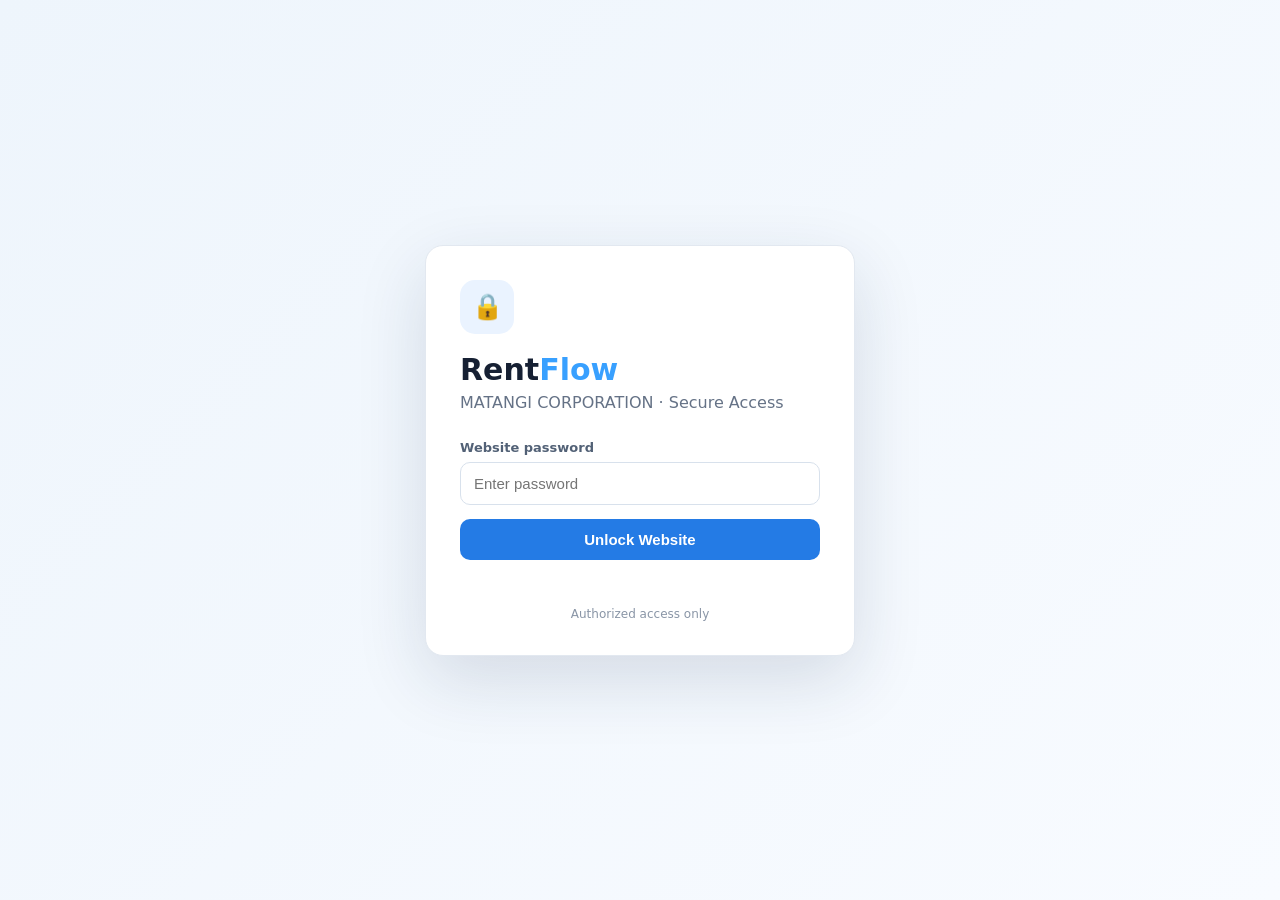
<file: index.html>
<!DOCTYPE html><html lang="en"><head><meta charset="UTF-8"><meta name="viewport" content="width=device-width,initial-scale=1"><title>RentFlow — Secure Access</title><style>:root{--blue:#247be5;--ink:#162033;--muted:#657286;--line:#e2e8f0}*{box-sizing:border-box}body{margin:0;font-family:Inter,system-ui,sans-serif;background:linear-gradient(135deg,#eef5fc,#f8fbff);color:var(--ink);min-height:100vh;display:flex;align-items:center;justify-content:center}.gate{width:min(430px,calc(100% - 32px));background:#fff;border:1px solid var(--line);border-radius:18px;box-shadow:0 24px 70px rgba(23,43,77,.14);padding:34px}.logo{font-size:30px;font-weight:850}.logo span{color:#38a0ff}.sub{color:var(--muted);margin:6px 0 28px}.lock{width:54px;height:54px;border-radius:15px;background:#eaf3ff;display:grid;place-items:center;font-size:25px;margin-bottom:18px}.field{display:flex;flex-direction:column;gap:7px}.field label{font-size:13px;font-weight:700;color:#526176}.field input{border:1px solid #d8e1ec;border-radius:10px;padding:12px 13px;font-size:15px;outline:none}.btn{width:100%;border:0;border-radius:10px;padding:12px 14px;background:var(--blue);color:#fff;font-weight:750;font-size:15px;margin-top:14px;cursor:pointer}.error{min-height:20px;color:#c33448;font-size:13px;margin-top:9px}.hint{font-size:12px;color:#8995a6;text-align:center;margin-top:18px}</style></head><body><div class="gate"><div class="lock">🔒</div><div class="logo">Rent<span>Flow</span></div><div class="sub">MATANGI CORPORATION · Secure Access</div><form id="loginForm"><div class="field"><label for="password">Website password</label><input id="password" type="password" autocomplete="current-password" placeholder="Enter password" autofocus></div><button class="btn" type="submit">Unlock Website</button><div class="error" id="error"></div></form><div class="hint">Authorized access only</div></div><script>const PASSWORD_HASH='6aaeff93c268b256572b6117f11eb8f88d1ef0403e60ac911ff5b5877b660f28',SESSION_KEY='rentflow_authenticated';async function sha256(v){let d=await crypto.subtle.digest('SHA-256',new TextEncoder().encode(v));return[...new Uint8Array(d)].map(b=>b.toString(16).padStart(2,'0')).join('')}function loadApp(){window.location.href='enhanced.html'}if(sessionStorage.getItem(SESSION_KEY)==='1')loadApp();loginForm.addEventListener('submit',async e=>{e.preventDefault();error.textContent='';if(await sha256(password.value)===PASSWORD_HASH){sessionStorage.setItem(SESSION_KEY,'1');loadApp()}else{error.textContent='Incorrect password. Please try again.';password.select()}});</script></body></html>
</file>
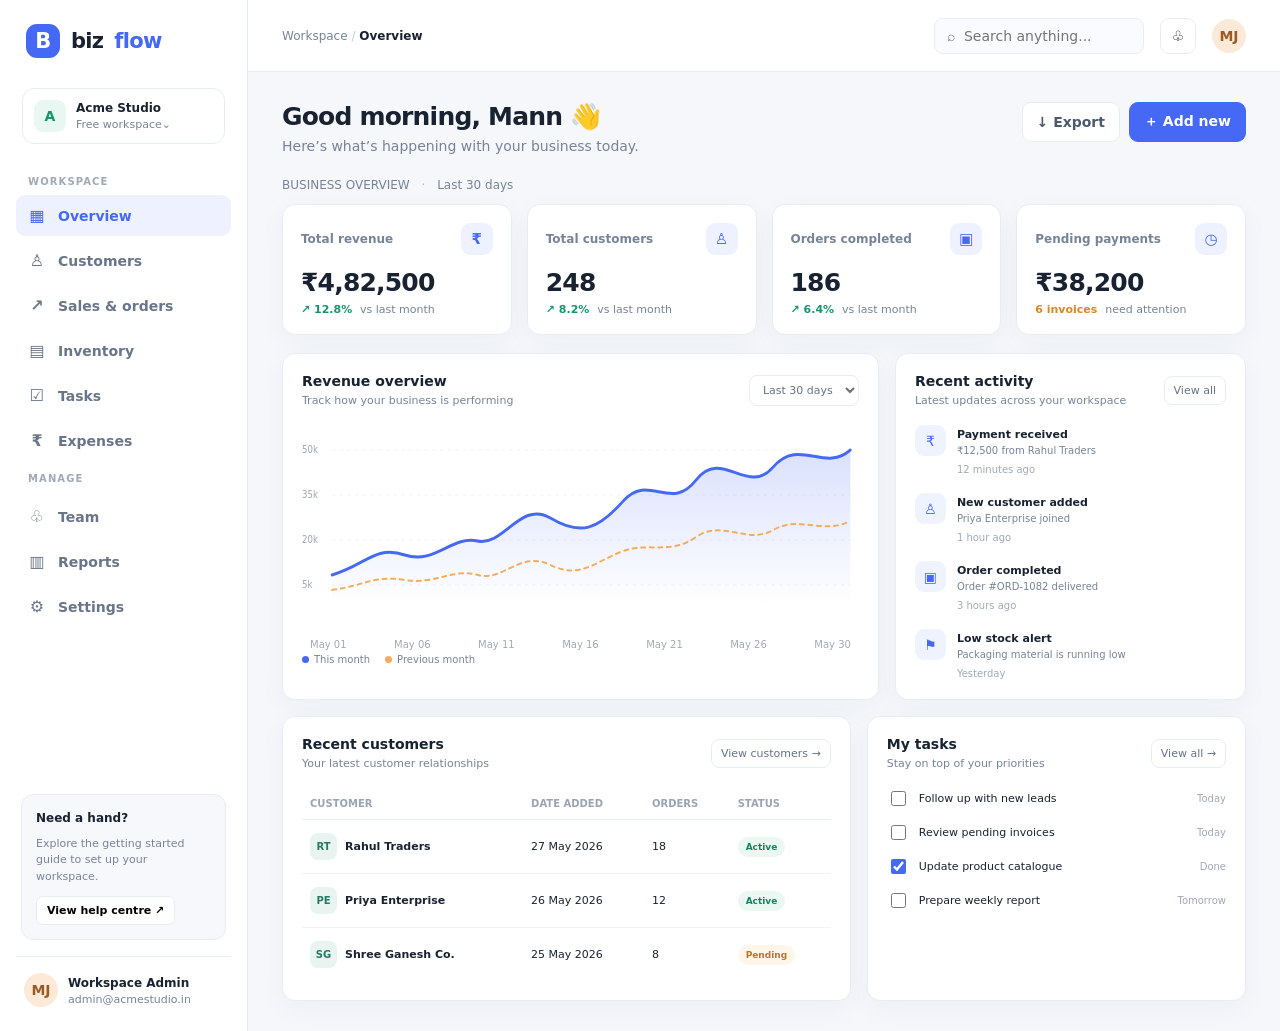
<file: bizflow/index.html>
<!doctype html>
<html lang="en">
<head>
<meta charset="utf-8"><meta name="viewport" content="width=device-width,initial-scale=1">
<title>BizFlow — Business, in flow.</title>
<meta name="description" content="BizFlow business management workspace demo.">
<style>
:root{--bg:#f5f7fb;--panel:#fff;--ink:#182230;--muted:#778397;--line:#e8edf3;--blue:#4568f5;--blue2:#eef1ff;--green:#15966a;--orange:#d98728;--red:#d95363;--shadow:0 8px 28px #23395b0a}
*{box-sizing:border-box}body{margin:0;background:var(--bg);color:var(--ink);font:14px Inter,ui-sans-serif,system-ui,-apple-system,Segoe UI,sans-serif}button,input,select{font:inherit}button{cursor:pointer}.app{display:flex;min-height:100vh}.side{width:248px;background:#fff;border-right:1px solid var(--line);padding:24px 16px;display:flex;flex-direction:column;flex-shrink:0}.brand{display:flex;align-items:center;gap:11px;padding:0 10px 30px;font-size:21px;font-weight:800;letter-spacing:-.7px}.mark{width:34px;height:34px;border-radius:11px;background:var(--blue);display:grid;place-items:center;color:#fff;font-weight:900}.brand span{color:var(--blue)}.workspace{margin:0 6px 24px;padding:11px;border:1px solid var(--line);border-radius:12px;display:flex;align-items:center;gap:10px}.ws-icon{width:32px;height:32px;background:#e8f7f1;color:var(--green);border-radius:9px;display:grid;place-items:center;font-weight:800}.ws-name{font-weight:700;font-size:12px}.ws-sub{color:var(--muted);font-size:11px;margin-top:3px}.nav-label{padding:8px 12px;color:#a0a9b7;font-size:10px;font-weight:800;letter-spacing:1.1px}.nav{display:grid;gap:4px}.nav button{border:0;background:transparent;text-align:left;padding:11px 12px;border-radius:9px;color:#697589;display:flex;align-items:center;gap:12px;font-weight:600}.nav button:hover,.nav button.active{background:var(--blue2);color:var(--blue)}.nav .ico{width:18px;text-align:center;font-size:16px}.side-bottom{margin-top:auto}.help{background:#f7f8fc;border:1px solid var(--line);border-radius:12px;padding:14px;margin:12px 5px}.help b{font-size:12px}.help p{color:var(--muted);font-size:11px;line-height:1.5}.help button{border:0;background:#fff;border:1px solid var(--line);border-radius:7px;padding:7px 10px;font-size:11px;font-weight:700}.profile{display:flex;align-items:center;gap:10px;padding:16px 8px 0;border-top:1px solid var(--line);margin-top:16px}.avatar{width:34px;height:34px;border-radius:50%;background:#fce9d8;color:#9b5b23;display:grid;place-items:center;font-weight:800}.profile b{font-size:12px}.profile small{display:block;color:var(--muted);font-size:11px;margin-top:3px}.main{min-width:0;flex:1}.top{height:72px;background:#fff;border-bottom:1px solid var(--line);display:flex;align-items:center;justify-content:space-between;padding:0 34px;position:sticky;top:0;z-index:4}.crumb{color:var(--muted);font-size:12px}.crumb b{color:var(--ink)}.top-right{display:flex;align-items:center;gap:16px}.search{border:1px solid var(--line);background:#fafbfe;border-radius:9px;padding:9px 12px;width:210px;outline:none}.icon-btn{border:1px solid var(--line);background:#fff;border-radius:9px;width:36px;height:36px}.content{padding:30px 34px;max-width:1500px;margin:auto}.welcome{display:flex;align-items:flex-start;justify-content:space-between;margin-bottom:24px}.welcome h1{font-size:25px;letter-spacing:-.8px;margin:0 0 7px}.welcome p{color:var(--muted);margin:0}.actions{display:flex;gap:9px}.btn{border:1px solid var(--line);background:#fff;border-radius:9px;padding:10px 14px;font-weight:700;color:#4d5a6d}.btn.primary{background:var(--blue);border-color:var(--blue);color:white}.btn:hover{filter:brightness(.98)}.period{color:var(--muted);font-size:12px;margin:0 0 12px}.stats{display:grid;grid-template-columns:repeat(4,minmax(0,1fr));gap:15px;margin-bottom:18px}.card{background:var(--panel);border:1px solid var(--line);border-radius:13px;box-shadow:var(--shadow)}.stat{padding:18px}.stat-head{display:flex;justify-content:space-between;align-items:center;color:var(--muted);font-size:12px;font-weight:600}.stat-icon{width:32px;height:32px;border-radius:9px;display:grid;place-items:center;background:#eef1ff;color:var(--blue);font-size:15px}.stat-value{font-size:25px;font-weight:800;letter-spacing:-.8px;margin:13px 0 6px}.trend{font-size:11px;color:var(--green);font-weight:700}.trend span{color:var(--muted);font-weight:500;margin-left:4px}.grid-main{display:grid;grid-template-columns:minmax(0,1.7fr) minmax(280px,1fr);gap:16px;margin-bottom:16px}.panel{padding:19px}.panel-head{display:flex;align-items:center;justify-content:space-between;margin-bottom:18px}.panel-head h2{font-size:14px;margin:0}.panel-head p{color:var(--muted);font-size:11px;margin:5px 0 0}.select{border:1px solid var(--line);background:#fff;border-radius:8px;padding:7px 9px;color:#667286;font-size:11px}.chart-wrap{height:210px;position:relative}.chart-wrap svg{width:100%;height:100%;overflow:visible}.chart-labels{display:flex;justify-content:space-between;color:#a0a9b7;font-size:10px;padding:4px 8px}.legend{display:flex;gap:15px;color:var(--muted);font-size:10px}.dot{display:inline-block;width:7px;height:7px;border-radius:50%;background:var(--blue);margin-right:5px}.dot.orange{background:#f1ad62}.activity{display:grid;gap:17px}.activity-item{display:flex;gap:11px;align-items:flex-start}.activity-icon{width:31px;height:31px;border-radius:9px;background:#eff2ff;color:var(--blue);display:grid;place-items:center;flex-shrink:0}.activity-item b{font-size:11px}.activity-item p{font-size:10px;color:var(--muted);margin:4px 0}.activity-item time{font-size:10px;color:#a0a9b7}.bottom-grid{display:grid;grid-template-columns:minmax(0,1.5fr) minmax(280px,1fr);gap:16px}.table{width:100%;border-collapse:collapse;text-align:left}.table th{font-size:10px;color:#9aa4b2;font-weight:700;padding:10px 8px;border-bottom:1px solid var(--line)}.table td{font-size:11px;padding:13px 8px;border-bottom:1px solid #f0f2f6}.table tr:last-child td{border:0}.person{display:flex;align-items:center;gap:8px;font-weight:700}.mini-avatar{width:27px;height:27px;border-radius:8px;background:#e9f4f1;display:grid;place-items:center;color:#267a61;font-size:10px}.pill{display:inline-block;border-radius:20px;padding:5px 8px;font-size:9px;font-weight:700;background:#eaf8f1;color:#16845f}.pill.pending{background:#fff5e8;color:#b77724}.pill.overdue{background:#fff0f1;color:#c34d5c}.tasks{display:grid;gap:13px}.task{display:flex;align-items:center;gap:10px}.task input{accent-color:var(--blue);width:15px;height:15px}.task label{font-size:11px;flex:1}.task small{color:#a0a9b7;font-size:10px}.section-view{display:none}.section-view.active{display:block}.table-tools{display:flex;gap:8px}.table-tools input{border:1px solid var(--line);border-radius:8px;padding:8px 10px;outline:none;width:190px}.empty-note{color:var(--muted);font-size:12px;padding:24px;text-align:center}.toast{position:fixed;bottom:22px;right:22px;background:#172335;color:white;padding:12px 16px;border-radius:10px;box-shadow:0 8px 30px #0002;opacity:0;transform:translateY(10px);transition:.2s;pointer-events:none}.toast.show{opacity:1;transform:translateY(0)}.mobile-menu{display:none}
@media(max-width:1050px){.side{width:210px}.stats{grid-template-columns:repeat(2,1fr)}.grid-main,.bottom-grid{grid-template-columns:1fr}.content{padding:24px}}
@media(max-width:700px){.side{display:none}.top{padding:0 16px}.content{padding:22px 15px}.search{width:145px}.welcome{display:block}.actions{margin-top:15px}.stats{gap:9px}.stat{padding:13px}.stat-value{font-size:21px}.stat-head{font-size:10px}.top-right{gap:7px}.table-wrap{overflow:auto}.table{min-width:520px}}
</style>
</head>
<body>
<div class="app">
<aside class="side">
<div class="brand"><div class="mark">B</div>biz<span>flow</span></div>
<div class="workspace"><div class="ws-icon">A</div><div><div class="ws-name">Acme Studio</div><div class="ws-sub">Free workspace⌄</div></div></div>
<div class="nav-label">WORKSPACE</div>
<nav class="nav" id="nav">
<button class="active" data-view="overview"><span class="ico">▦</span>Overview</button>
<button data-view="customers"><span class="ico">♙</span>Customers</button>
<button data-view="sales"><span class="ico">↗</span>Sales & orders</button>
<button data-view="inventory"><span class="ico">▤</span>Inventory</button>
<button data-view="tasks"><span class="ico">☑</span>Tasks</button>
<button data-view="expenses"><span class="ico">₹</span>Expenses</button>
<div class="nav-label">MANAGE</div>
<button data-view="team"><span class="ico">♧</span>Team</button>
<button data-view="reports"><span class="ico">▥</span>Reports</button>
<button data-view="settings"><span class="ico">⚙</span>Settings</button>
</nav>
<div class="side-bottom"><div class="help"><b>Need a hand?</b><p>Explore the getting started guide to set up your workspace.</p><button onclick="notify('Help centre is coming soon')">View help centre ↗</button></div>
<div class="profile"><div class="avatar">MJ</div><div><b>Workspace Admin</b><small>admin@acmestudio.in</small></div></div></div>
</aside>
<main class="main">
<header class="top"><div class="crumb">Workspace <span style="color:#c3cad4"> / </span> <b id="crumb">Overview</b></div><div class="top-right"><input class="search" id="globalSearch" placeholder="⌕  Search anything..."><button class="icon-btn" onclick="notify('You’re all caught up')">♧</button><div class="avatar">MJ</div></div></header>
<div class="content">
<section class="section-view active" id="overview">
<div class="welcome"><div><h1>Good morning, Mann 👋</h1><p>Here’s what’s happening with your business today.</p></div><div class="actions"><button class="btn" onclick="notify('Report export is coming soon')">↓ Export</button><button class="btn primary" onclick="openAdd()">＋ Add new</button></div></div>
<div class="period">BUSINESS OVERVIEW <span style="margin-left:8px;color:#b2bac5">·</span> <span style="margin-left:8px">Last 30 days</span></div>
<div class="stats">
<div class="card stat"><div class="stat-head">Total revenue <span class="stat-icon">₹</span></div><div class="stat-value">₹4,82,500</div><div class="trend">↗ 12.8% <span>vs last month</span></div></div>
<div class="card stat"><div class="stat-head">Total customers <span class="stat-icon">♙</span></div><div class="stat-value" id="customerCount">248</div><div class="trend">↗ 8.2% <span>vs last month</span></div></div>
<div class="card stat"><div class="stat-head">Orders completed <span class="stat-icon">▣</span></div><div class="stat-value">186</div><div class="trend">↗ 6.4% <span>vs last month</span></div></div>
<div class="card stat"><div class="stat-head">Pending payments <span class="stat-icon">◷</span></div><div class="stat-value">₹38,200</div><div class="trend" style="color:var(--orange)">6 invoices <span>need attention</span></div></div>
</div>
<div class="grid-main">
<div class="card panel"><div class="panel-head"><div><h2>Revenue overview</h2><p>Track how your business is performing</p></div><select class="select" id="range" onchange="notify('Showing '+this.value+' revenue view')"><option>Last 30 days</option><option>Last 7 days</option><option>This year</option></select></div>
<div class="chart-wrap"><svg viewBox="0 0 650 210" preserveAspectRatio="none"><defs><linearGradient id="area" x1="0" x2="0" y1="0" y2="1"><stop offset="0" stop-color="#4568f5" stop-opacity=".2"/><stop offset="1" stop-color="#4568f5" stop-opacity="0"/></linearGradient></defs><g stroke="#edf0f5" stroke-dasharray="4 5"><path d="M35 25H640M35 70H640M35 115H640M35 160H640"/></g><g fill="#9ba5b4" font-size="10"><text x="0" y="28">50k</text><text x="0" y="73">35k</text><text x="0" y="118">20k</text><text x="0" y="163">5k</text></g><path d="M35 150 C75 140 85 120 120 130 S175 110 205 116 S255 75 290 93 S345 105 375 76 S430 88 460 55 S520 72 550 42 S610 48 640 25 L640 180 L35 180Z" fill="url(#area)"/><path d="M35 150 C75 140 85 120 120 130 S175 110 205 116 S255 75 290 93 S345 105 375 76 S430 88 460 55 S520 72 550 42 S610 48 640 25" fill="none" stroke="#4568f5" stroke-width="3" stroke-linecap="round"/><path d="M35 165 C75 160 85 150 120 155 S175 143 205 150 S255 125 290 140 S345 135 375 126 S430 130 460 112 S520 120 550 105 S610 110 640 96" fill="none" stroke="#f1ad62" stroke-width="2" stroke-linecap="round" stroke-dasharray="5 5"/></svg></div><div class="chart-labels"><span>May 01</span><span>May 06</span><span>May 11</span><span>May 16</span><span>May 21</span><span>May 26</span><span>May 30</span></div><div class="legend"><span><i class="dot"></i>This month</span><span><i class="dot orange"></i>Previous month</span></div></div>
<div class="card panel"><div class="panel-head"><div><h2>Recent activity</h2><p>Latest updates across your workspace</p></div><button class="select" onclick="notify('You are viewing recent activity')">View all</button></div><div class="activity">
<div class="activity-item"><div class="activity-icon">₹</div><div><b>Payment received</b><p>₹12,500 from Rahul Traders</p><time>12 minutes ago</time></div></div>
<div class="activity-item"><div class="activity-icon">♙</div><div><b>New customer added</b><p>Priya Enterprise joined</p><time>1 hour ago</time></div></div>
<div class="activity-item"><div class="activity-icon">▣</div><div><b>Order completed</b><p>Order #ORD-1082 delivered</p><time>3 hours ago</time></div></div>
<div class="activity-item"><div class="activity-icon">⚑</div><div><b>Low stock alert</b><p>Packaging material is running low</p><time>Yesterday</time></div></div>
</div></div></div>
<div class="bottom-grid">
<div class="card panel"><div class="panel-head"><div><h2>Recent customers</h2><p>Your latest customer relationships</p></div><button class="select" onclick="showView('customers')">View customers →</button></div><div class="table-wrap"><table class="table"><thead><tr><th>CUSTOMER</th><th>DATE ADDED</th><th>ORDERS</th><th>STATUS</th></tr></thead><tbody id="recentRows"><tr><td><div class="person"><div class="mini-avatar">RT</div>Rahul Traders</div></td><td>27 May 2026</td><td>18</td><td><span class="pill">Active</span></td></tr><tr><td><div class="person"><div class="mini-avatar">PE</div>Priya Enterprise</div></td><td>26 May 2026</td><td>12</td><td><span class="pill">Active</span></td></tr><tr><td><div class="person"><div class="mini-avatar">SG</div>Shree Ganesh Co.</div></td><td>25 May 2026</td><td>8</td><td><span class="pill pending">Pending</span></td></tr></tbody></table></div></div>
<div class="card panel"><div class="panel-head"><div><h2>My tasks</h2><p>Stay on top of your priorities</p></div><button class="select" onclick="showView('tasks')">View all →</button></div><div class="tasks" id="taskList"><div class="task"><input type="checkbox"><label>Follow up with new leads</label><small>Today</small></div><div class="task"><input type="checkbox"><label>Review pending invoices</label><small>Today</small></div><div class="task"><input type="checkbox" checked><label>Update product catalogue</label><small>Done</small></div><div class="task"><input type="checkbox"><label>Prepare weekly report</label><small>Tomorrow</small></div></div></div>
</div></section>
<section class="section-view" id="generic"><div class="welcome"><div><h1 id="genericTitle">Customers</h1><p id="genericDesc">Manage your business relationships in one place.</p></div><div class="actions"><button class="btn primary" onclick="openAdd()">＋ Add new</button></div></div><div class="card panel"><div class="panel-head"><div><h2 id="tableTitle">All customers</h2><p>Search, review and manage your records.</p></div><div class="table-tools"><input id="tableSearch" placeholder="Search records..." oninput="filterRows()"></div></div><div class="table-wrap"><table class="table"><thead><tr id="genericHead"></tr></thead><tbody id="genericRows"></tbody></table></div></div></section>
</div></main></div>
<div class="toast" id="toast"></div>
<script>
const datasets={
customers:{title:"Customers",desc:"Build stronger relationships and keep every customer detail in one place.",heads:["CUSTOMER","EMAIL","PHONE","STATUS"],rows:[["Rahul Traders","rahul@example.in","+91 98765 43210","Active"],["Priya Enterprise","priya@example.in","+91 98765 12340","Active"],["Shree Ganesh Co.","accounts@sgco.in","+91 98250 11223","Pending"],["Aarav Distributors","hello@aarav.in","+91 99090 22110","Active"],["Mehta Supplies","mehta@example.in","+91 98790 12345","Active"]]},
sales:{title:"Sales & orders",desc:"Keep track of every order, payment and delivery.",heads:["ORDER ID","CUSTOMER","DATE","AMOUNT","STATUS"],rows:[["ORD-1082","Rahul Traders","27 May 2026","₹12,500","Completed"],["ORD-1081","Priya Enterprise","26 May 2026","₹8,200","Processing"],["ORD-1080","Shree Ganesh Co.","25 May 2026","₹18,400","Pending"],["ORD-1079","Aarav Distributors","24 May 2026","₹6,800","Completed"]]},
inventory:{title:"Inventory",desc:"Know what is in stock and what needs replenishing.",heads:["ITEM","SKU","AVAILABLE","UNIT PRICE","STATUS"],rows:[["Packaging material","PKG-001","24 units","₹120","Low stock"],["Product A","PRD-002","340 units","₹450","In stock"],["Product B","PRD-003","0 units","₹280","Out of stock"],["Raw material","RAW-004","125 units","₹95","In stock"]]},
tasks:{title:"Tasks",desc:"Plan work, assign owners and keep the team moving.",heads:["TASK","ASSIGNEE","DUE DATE","PRIORITY","STATUS"],rows:[["Follow up with new leads","Mann","Today","High","In progress"],["Review pending invoices","Mann","Today","High","Pending"],["Update product catalogue","Riya","Tomorrow","Medium","Completed"],["Prepare weekly report","Mann","Friday","Medium","Pending"]]},
expenses:{title:"Expenses",desc:"Monitor business spending and keep your costs visible.",heads:["DESCRIPTION","CATEGORY","DATE","AMOUNT","STATUS"],rows:[["Office supplies","Operations","27 May 2026","₹2,450","Paid"],["Internet bill","Utilities","26 May 2026","₹1,200","Paid"],["Delivery charges","Logistics","25 May 2026","₹3,800","Pending"]]},
team:{title:"Team",desc:"Your people, roles and workspace access.",heads:["EMPLOYEE","ROLE","EMAIL","STATUS"],rows:[["Riya Shah","Operations","riya@example.in","Active"],["Amit Patel","Sales","amit@example.in","Active"],["Neha Mehta","Accounts","neha@example.in","Invited"]]},
reports:{title:"Reports",desc:"Understand performance with clear business reporting.",heads:["REPORT","PERIOD","UPDATED","ACTION"],rows:[["Revenue summary","May 2026","Today","Ready"],["Customer growth","May 2026","Yesterday","Ready"],["Inventory valuation","May 2026","25 May","Ready"]]},
settings:{title:"Settings",desc:"Manage your workspace preferences and business profile.",heads:["SETTING","DESCRIPTION","STATUS"],rows:[["Business profile","Company details and contact information","Configured"],["Workspace members","Manage roles and access","3 members"],["Notifications","Email and in-app alerts","Enabled"]]}
};
let activeView="overview";
function notify(msg){const t=document.getElementById("toast");t.textContent=msg;t.classList.add("show");clearTimeout(window.toastTimer);window.toastTimer=setTimeout(()=>t.classList.remove("show"),2400)}
function showView(v){activeView=v;document.querySelectorAll(".nav button").forEach(b=>b.classList.toggle("active",b.dataset.view===v));document.getElementById("overview").classList.toggle("active",v==="overview");document.getElementById("generic").classList.toggle("active",v!=="overview");document.getElementById("crumb").textContent=v==="overview"?"Overview":datasets[v].title;if(v!=="overview"){const d=datasets[v];document.getElementById("genericTitle").textContent=d.title;document.getElementById("genericDesc").textContent=d.desc;document.getElementById("tableTitle").textContent="All "+d.title.toLowerCase();document.getElementById("genericHead").innerHTML=d.heads.map(h=>"<th>"+h+"</th>").join("");renderRows(d.rows)}}
function renderRows(rows){document.getElementById("genericRows").innerHTML=rows.map(row=>"<tr>"+row.map((cell,i)=>"<td>"+(i===row.length-1?status(cell):cell)+"</td>").join("")+"</tr>").join("")}
function status(s){const cls=/active|paid|completed|ready|in stock|configured|enabled/i.test(s)?"pill":/pending|processing|low|invited|progress/i.test(s)?"pill pending":/out of stock/i.test(s)?"pill overdue":"";return cls?'<span class="'+cls+'">'+s+'</span>':s}
function filterRows(){const q=document.getElementById("tableSearch").value.toLowerCase();document.querySelectorAll("#genericRows tr").forEach(r=>r.style.display=r.textContent.toLowerCase().includes(q)?"":"none")}
function openAdd(){if(activeView==="overview")showView("customers");const d=datasets[activeView];if(!d){notify("Choose a workspace section first");return}const first=prompt("Enter "+(d.title==="Customers"?"customer name":d.title==="Tasks"?"task name":d.title==="Inventory"?"item name":"record name")+":");if(first&&first.trim()){const row=Array(d.heads.length).fill("—");row[0]=first.trim();row[row.length-1]="Active";d.rows.unshift(row);renderRows(d.rows);document.getElementById("customerCount").textContent=249;notify(d.title.slice(0,-1)+" added to this demo")}}
document.getElementById("nav").addEventListener("click",e=>{const b=e.target.closest("button[data-view]");if(b)showView(b.dataset.view)});
document.getElementById("globalSearch").addEventListener("keydown",e=>{if(e.key==="Enter"){showView("customers");document.getElementById("tableSearch").value=e.target.value;filterRows()}});
</script>
</body></html>
</file>
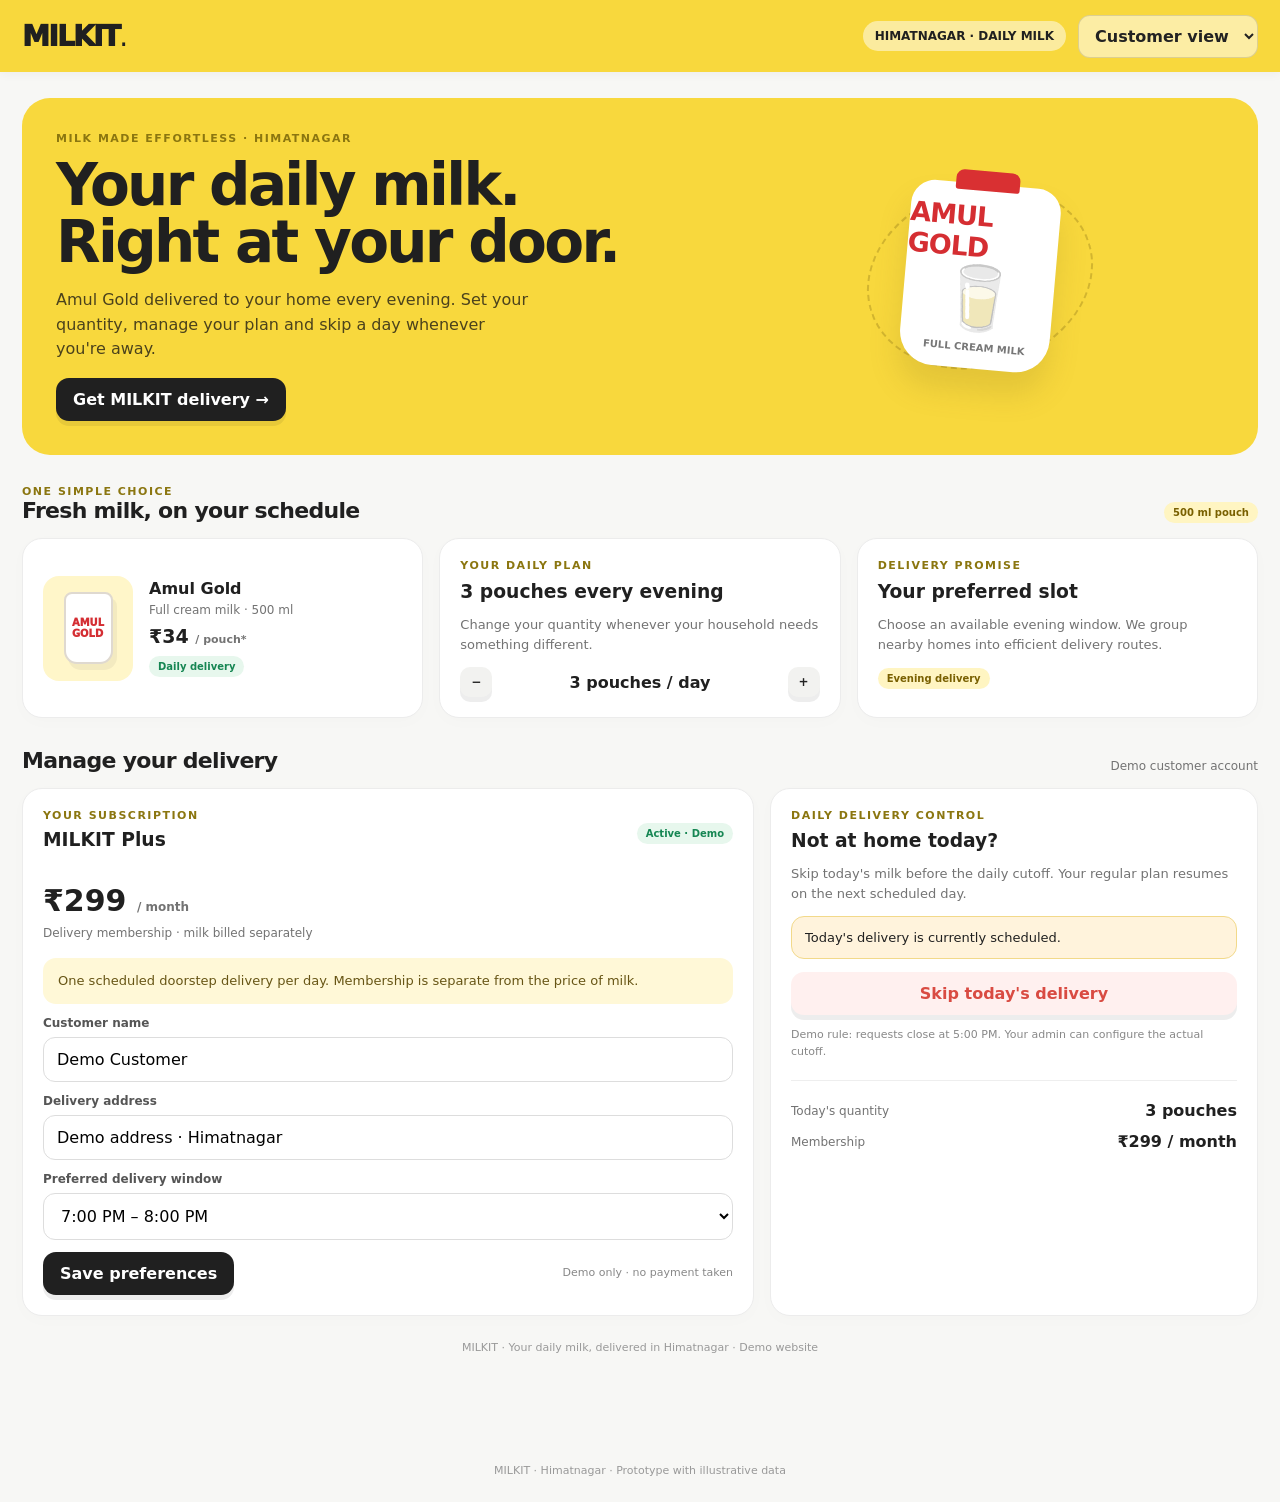
<file: milkit/index.html>
<!doctype html>
<html lang="en">
<head>
<meta charset="utf-8"><meta name="viewport" content="width=device-width,initial-scale=1">
<meta name="theme-color" content="#f8d83d"><title>MILKIT — Daily milk, delivered</title>
<style>
:root{--yellow:#f8d83d;--yellow2:#ffe96a;--ink:#202020;--muted:#737373;--line:#ececec;--bg:#f7f7f5;--white:#fff;--green:#168653;--red:#d94b42;--shadow:0 12px 36px rgba(24,24,24,.07);--r:20px}*{box-sizing:border-box}body{margin:0;background:var(--bg);color:var(--ink);font-family:Inter,ui-sans-serif,system-ui,-apple-system,BlinkMacSystemFont,"Segoe UI",sans-serif}button,input,select{font:inherit}button{cursor:pointer}.app{min-height:100vh}.topbar{height:72px;background:var(--yellow);display:flex;align-items:center;justify-content:space-between;padding:0 max(22px,calc((100vw - 1320px)/2));position:sticky;top:0;z-index:10;box-shadow:0 2px 10px #0000000b}.brand{font-size:28px;font-weight:950;letter-spacing:-1.7px}.brand span{font-weight:500}.topmeta{display:flex;align-items:center;gap:12px}.pill{border-radius:99px;padding:8px 12px;background:#ffffff80;font-size:12px;font-weight:800}.role-select{border:1px solid #26262625;border-radius:12px;background:#fff8;padding:10px 12px;font-weight:750;color:#222}.container{max-width:1320px;margin:auto;padding:26px 22px 60px}.view{display:none}.view.active{display:block}.eyebrow{text-transform:uppercase;letter-spacing:1.5px;font-size:11px;font-weight:900;color:#8b7610}.hero{background:var(--yellow);border-radius:28px;padding:34px;display:grid;grid-template-columns:1.15fr .85fr;gap:20px;overflow:hidden;min-height:270px;align-items:center}.hero h1{font-size:clamp(34px,5vw,58px);line-height:.99;letter-spacing:-2.7px;margin:12px 0}.hero p{font-size:16px;color:#4b421c;max-width:480px;line-height:1.55}.hero-art{height:200px;display:grid;place-items:center;position:relative}.milk-card{width:150px;height:185px;background:#fff;border-radius:24px 24px 34px 34px;box-shadow:0 22px 30px #7a641b2b;transform:rotate(5deg);display:flex;flex-direction:column;align-items:center;justify-content:center;position:relative}.milk-card:before{content:"";position:absolute;top:-13px;width:64px;height:20px;background:#d93032;border-radius:8px 8px 3px 3px}.milk-card strong{font-size:27px;color:#d52e32;letter-spacing:-1px}.milk-card small{font-size:10px;font-weight:900;color:#777;margin-top:7px}.milk-drop{font-size:62px;line-height:1;margin:5px}.orbit{position:absolute;width:230px;height:180px;border:2px dashed #9b821c66;border-radius:50%;transform:rotate(-17deg)}.btn{border:0;border-radius:13px;padding:12px 17px;font-weight:850;background:var(--ink);color:white;box-shadow:0 5px 0 #00000012;transition:.18s}.btn:hover{transform:translateY(-1px)}.btn.yellow{background:var(--yellow);color:var(--ink)}.btn.light{background:#f2f2f0;color:#222}.btn.outline{background:#fff;border:1px solid var(--line);color:#222}.btn.danger{background:#fff0ef;color:var(--red)}.btn.small{padding:8px 11px;font-size:12px;border-radius:10px}.section-head{display:flex;align-items:end;justify-content:space-between;margin:30px 0 15px;gap:14px}.section-head h2{font-size:22px;letter-spacing:-.7px;margin:0}.muted{color:var(--muted)}.grid{display:grid;gap:16px}.stats{grid-template-columns:repeat(4,1fr)}.card{background:#fff;border:1px solid var(--line);border-radius:var(--r);padding:20px;box-shadow:0 4px 18px #00000004}.stat-label{font-size:12px;color:var(--muted);font-weight:700}.stat-value{font-size:30px;font-weight:900;letter-spacing:-1px;margin-top:8px}.stat-foot{font-size:11px;color:var(--green);font-weight:750;margin-top:5px}.product-grid{grid-template-columns:repeat(3,1fr)}.product{display:flex;gap:16px;align-items:center}.product-art{width:90px;height:105px;border-radius:16px;background:#fff6c9;display:grid;place-items:center;flex-shrink:0}.pouch{width:49px;height:72px;background:#fff;border:2px solid #dfd9d0;border-radius:8px 8px 13px 13px;display:grid;place-items:center;color:#d42e33;font-size:10px;font-weight:950;box-shadow:4px 6px 0 #0000000c}.product h3{margin:0 0 5px;font-size:16px}.price{font-size:19px;font-weight:900;margin:8px 0}.subgrid{grid-template-columns:1.2fr .8fr}.membership{background:#202020;color:#fff;position:relative;overflow:hidden}.membership:after{content:"+";position:absolute;right:20px;top:-45px;font-size:190px;color:#ffffff0c;font-weight:900}.membership .price{font-size:36px;color:var(--yellow)}.membership p{color:#c9c9c9;max-width:420px;line-height:1.55}.row{display:flex;align-items:center;justify-content:space-between;gap:12px}.field{display:flex;flex-direction:column;gap:7px;margin:12px 0}.field label{font-size:12px;font-weight:800;color:#555}.field input,.field select{width:100%;padding:12px 13px;border:1px solid #ddd;border-radius:12px;background:#fff;outline:none}.field input:focus,.field select:focus{border-color:#d0ad00;box-shadow:0 0 0 3px #f8d83d33}.notice{padding:13px 15px;border-radius:13px;background:#fff8d7;color:#675515;font-size:13px;line-height:1.5}.table-wrap{overflow:auto;border:1px solid var(--line);border-radius:16px;background:#fff}table{width:100%;border-collapse:collapse;min-width:650px}th,td{text-align:left;padding:14px 16px;border-bottom:1px solid #eee;font-size:13px}th{font-size:11px;text-transform:uppercase;letter-spacing:.7px;color:#888;background:#fafafa}tr:last-child td{border-bottom:0}.tag{display:inline-flex;padding:5px 9px;border-radius:99px;font-size:10px;font-weight:850;background:#f2f2f2}.tag.green{background:#e7f7ed;color:#168653}.tag.yellow{background:#fff5c2;color:#796000}.tag.red{background:#ffeded;color:#bf3939}.tabs{display:flex;gap:7px;flex-wrap:wrap;margin:0 0 20px}.tab{border:1px solid #e8e8e8;border-radius:99px;padding:9px 14px;background:#fff;font-size:12px;font-weight:800}.tab.active{background:var(--ink);color:#fff;border-color:var(--ink)}.driver-layout{display:grid;grid-template-columns:.82fr 1.18fr;gap:16px}.route-map{min-height:420px;border-radius:18px;background:#f3f0e8;position:relative;overflow:hidden;border:1px solid #e5e0d4;background-image:linear-gradient(33deg,transparent 47%,#fff 48%,#fff 51%,transparent 52%),linear-gradient(112deg,transparent 43%,#fff 44%,#fff 47%,transparent 48%),linear-gradient(0deg,transparent 70%,#fff 71%,#fff 73%,transparent 74%)}.route-map svg{width:100%;height:420px;position:absolute;inset:0}.map-label{position:absolute;left:14px;top:14px;background:#ffffffdf;border-radius:10px;padding:8px 11px;font-size:11px;font-weight:850}.stop-list{display:flex;flex-direction:column;gap:9px}.stop{display:flex;align-items:center;gap:12px;padding:13px;border:1px solid #eee;border-radius:14px;background:#fff}.stop-num{width:31px;height:31px;display:grid;place-items:center;background:var(--yellow);border-radius:50%;font-weight:950;font-size:12px;flex-shrink:0}.stop.done{opacity:.55}.stop.done .stop-num{background:#dff5e6;color:#168653}.stop-info{flex:1;min-width:0}.stop-info b{font-size:13px}.stop-info small{display:block;color:#888;font-size:11px;margin-top:3px}.stop-actions{display:flex;gap:7px;align-items:center}.progress{height:8px;background:#eee;border-radius:99px;overflow:hidden}.progress span{display:block;height:100%;background:#22a568;width:0;transition:.3s}.admin-nav{display:flex;gap:8px;flex-wrap:wrap;margin-bottom:18px}.kpi{font-size:11px;color:#999}.empty{padding:35px;text-align:center;color:#888}.footer{text-align:center;padding:25px;color:#999;font-size:11px}.toast{position:fixed;bottom:20px;left:50%;transform:translate(-50%,20px);background:#202020;color:#fff;padding:12px 18px;border-radius:12px;font-size:13px;font-weight:750;opacity:0;pointer-events:none;transition:.25s;z-index:99}.toast.show{opacity:1;transform:translate(-50%,0)}.hidden{display:none!important}.small-note{font-size:11px;color:#888;line-height:1.5}.skip-state{background:#fff3dc;border:1px solid #f2d98a;border-radius:13px;padding:13px;font-size:13px}.login-card{max-width:460px;margin:30px auto}.mobile-nav{display:none}
@media(max-width:850px){.hero{grid-template-columns:1fr}.hero-art{height:150px}.stats{grid-template-columns:repeat(2,1fr)}.product-grid,.subgrid{grid-template-columns:1fr}.driver-layout{grid-template-columns:1fr}.route-map{min-height:320px}.route-map svg{height:320px}.topbar{padding:0 15px}.container{padding:18px 14px 45px}.hero{padding:25px}.section-head{align-items:start;flex-direction:column}.topmeta .pill{display:none}}
@media(max-width:520px){.brand{font-size:23px}.topbar{height:62px}.role-select{max-width:145px;padding:9px;font-size:11px}.stats{gap:9px}.card{padding:15px}.stat-value{font-size:25px}.product{align-items:flex-start}.product-art{width:72px;height:86px}.hero h1{font-size:40px}.hero-art{height:125px}.milk-card{transform:scale(.78) rotate(5deg)}.route-map{min-height:280px}.route-map svg{height:280px}.stop-actions .btn{padding:7px;font-size:10px}}
</style>
</head>
<body>
<div class="app">
<header class="topbar"><div class="brand">MILKIT<span>.</span></div><div class="topmeta"><span class="pill">HIMATNAGAR · DAILY MILK</span><select class="role-select" id="roleSelect" aria-label="Switch demo view"><option value="customer">Customer view</option><option value="admin">Admin view</option><option value="driver">Driver view</option></select></div></header>
<main class="container">
<section class="view active" id="customerView">
<div class="hero"><div><div class="eyebrow">Milk made effortless · Himatnagar</div><h1>Your daily milk.<br>Right at your door.</h1><p>Amul Gold delivered to your home every evening. Set your quantity, manage your plan and skip a day whenever you're away.</p><button class="btn" onclick="document.getElementById('subscribe').scrollIntoView({behavior:'smooth'})">Get MILKIT delivery →</button></div><div class="hero-art"><div class="orbit"></div><div class="milk-card"><strong>AMUL GOLD</strong><div class="milk-drop">🥛</div><small>FULL CREAM MILK</small></div></div></div>
<div class="section-head"><div><div class="eyebrow">One simple choice</div><h2>Fresh milk, on your schedule</h2></div><span class="tag yellow">500 ml pouch</span></div>
<div class="grid product-grid"><div class="card product"><div class="product-art"><div class="pouch">AMUL<br>GOLD</div></div><div><h3>Amul Gold</h3><div class="muted" style="font-size:12px">Full cream milk · 500 ml</div><div class="price">₹34 <small class="muted" style="font-size:11px">/ pouch*</small></div><span class="tag green">Daily delivery</span></div></div><div class="card"><div class="eyebrow">Your daily plan</div><h3 style="margin:9px 0">3 pouches every evening</h3><p class="muted" style="font-size:13px;line-height:1.5">Change your quantity whenever your household needs something different.</p><div class="row"><button class="btn light small" onclick="changeQty(-1)">−</button><strong id="qtyDisplay">3 pouches / day</strong><button class="btn light small" onclick="changeQty(1)">+</button></div></div><div class="card"><div class="eyebrow">Delivery promise</div><h3 style="margin:9px 0">Your preferred slot</h3><p class="muted" style="font-size:13px;line-height:1.5">Choose an available evening window. We group nearby homes into efficient delivery routes.</p><span class="tag yellow">Evening delivery</span></div></div>
<div class="section-head"><h2>Manage your delivery</h2><span class="muted" style="font-size:12px">Demo customer account</span></div>
<div class="grid subgrid"><div class="card" id="subscribe"><div class="row"><div><div class="eyebrow">Your subscription</div><h3 style="margin:7px 0">MILKIT Plus</h3></div><span class="tag green" id="subStatus">Active · Demo</span></div><div class="row" style="margin:18px 0"><div><div class="price" style="font-size:30px">₹299 <small class="muted" style="font-size:12px">/ month</small></div><div class="muted" style="font-size:12px">Delivery membership · milk billed separately</div></div></div><div class="notice">One scheduled doorstep delivery per day. Membership is separate from the price of milk.</div><div class="field"><label for="customerName">Customer name</label><input id="customerName" value="Demo Customer"></div><div class="field"><label for="customerAddress">Delivery address</label><input id="customerAddress" value="Demo address · Himatnagar"></div><div class="field"><label for="deliverySlot">Preferred delivery window</label><select id="deliverySlot"><option>6:00 PM – 7:00 PM</option><option selected>7:00 PM – 8:00 PM</option><option>8:00 PM – 9:30 PM</option></select></div><div class="row"><button class="btn" onclick="saveCustomer()">Save preferences</button><span class="small-note">Demo only · no payment taken</span></div></div>
<div class="card"><div class="eyebrow">Daily delivery control</div><h3 style="margin:8px 0">Not at home today?</h3><p class="muted" style="font-size:13px;line-height:1.5">Skip today's milk before the daily cutoff. Your regular plan resumes on the next scheduled day.</p><div id="skipPanel"><div class="skip-state" id="skipMessage">Today's delivery is currently scheduled.</div><button class="btn danger" style="width:100%;margin-top:13px" id="skipButton" onclick="toggleSkip()">Skip today's delivery</button></div><div class="small-note" style="margin-top:12px">Demo rule: requests close at 5:00 PM. Your admin can configure the actual cutoff.</div><hr style="border:0;border-top:1px solid #eee;margin:20px 0"><div class="row"><span class="muted" style="font-size:12px">Today's quantity</span><strong id="todayQty">3 pouches</strong></div><div class="row" style="margin-top:12px"><span class="muted" style="font-size:12px">Membership</span><strong>₹299 / month</strong></div></div></div>
<div class="footer">MILKIT · Your daily milk, delivered in Himatnagar · Demo website</div>
</section>
<section class="view" id="adminView">
<div class="row" style="margin-bottom:22px"><div><div class="eyebrow">Operations overview</div><h1 style="font-size:34px;letter-spacing:-1.5px;margin:5px 0">Good evening, Admin.</h1><p class="muted" style="margin:0;font-size:13px">Your MILKIT delivery command center · Demo data</p></div><span class="tag yellow">25 Nov · Demo</span></div>
<div class="grid stats"><div class="card"><div class="stat-label">Active households</div><div class="stat-value">100</div><div class="stat-foot">Launch target</div></div><div class="card"><div class="stat-label">Today's pouches</div><div class="stat-value" id="adminPouches">300</div><div class="stat-foot">3 per household baseline</div></div><div class="card"><div class="stat-label">Skipped today</div><div class="stat-value" id="adminSkipped">0</div><div class="stat-foot">Updates from customer demo</div></div><div class="card"><div class="stat-label">Membership run-rate</div><div class="stat-value">₹29,900</div><div class="stat-foot">100 × ₹299 · if all paid</div></div></div>
<div class="section-head"><h2>Daily order control</h2><span class="tag green">Live in this browser demo</span></div>
<div class="grid subgrid"><div class="card"><div class="row"><div><div class="eyebrow">Dispatch summary</div><h3 style="margin:7px 0">Today's milk requirement</h3></div><div class="price" id="dispatchTotal">300</div></div><div class="muted" style="font-size:12px">Pouches after customer skips and quantity changes.</div><div class="progress" style="margin:16px 0"><span id="dispatchProgress" style="width:100%"></span></div><div class="row"><span class="muted" style="font-size:12px">Scheduled households</span><strong id="scheduledHomes">100</strong></div><div class="row" style="margin-top:10px"><span class="muted" style="font-size:12px">Demo customer skipped</span><strong id="skipCount">0</strong></div><button class="btn yellow" style="margin-top:18px" onclick="toast('Dispatch list refreshed for demo data')">Refresh dispatch list</button></div><div class="card"><div class="eyebrow">Financial snapshot</div><h3 style="margin:7px 0">Monthly run-rate estimate</h3><div class="row" style="margin-top:17px"><span class="muted" style="font-size:12px">Membership revenue</span><strong>₹29,900</strong></div><div class="row" style="margin-top:12px"><span class="muted" style="font-size:12px">Milk commission estimate*</span><strong>₹7,650</strong></div><div class="row" style="margin-top:12px"><span class="muted" style="font-size:12px">Illustrative expenses</span><strong>₹14,000</strong></div><hr style="border:0;border-top:1px solid #eee;margin:17px 0"><div class="row"><strong>Illustrative surplus</strong><strong style="font-size:23px;color:#168653">₹23,550</strong></div><p class="small-note">*Assumes ₹34 MRP, 300 pouches/day, 2.5% commission, all 100 memberships paid and 30 operating days. Not actual accounting data.</p></div></div>
<div class="section-head"><h2>Customer subscriptions</h2><button class="btn small" onclick="exportCSV()">Export CSV ↓</button></div>
<div class="table-wrap"><table><thead><tr><th>Customer</th><th>Address</th><th>Daily qty</th><th>Delivery slot</th><th>Today's status</th></tr></thead><tbody id="customerRows"></tbody></table></div>
<div class="section-head"><h2>Admin controls</h2></div>
<div class="grid product-grid"><div class="card"><div class="eyebrow">Daily cutoff</div><h3>5:00 PM</h3><p class="small-note">Suggested deadline for skip and quantity changes.</p><button class="btn light small" onclick="toast('Cutoff settings are a demo placeholder')">Configure cutoff</button></div><div class="card"><div class="eyebrow">Route assignment</div><h3>1 driver · Zone A</h3><p class="small-note">Assign active orders to a driver and generate the stop sequence.</p><button class="btn light small" onclick="switchRole('driver')">Open driver view</button></div><div class="card"><div class="eyebrow">Inventory</div><h3>300 pouches planned</h3><p class="small-note">Reconcile supplier stock received against delivered and returned pouches.</p><button class="btn light small" onclick="toast('Inventory reconciliation is a demo placeholder')">View inventory</button></div></div>
</section>
<section class="view" id="driverView">
<div class="row" style="margin-bottom:20px"><div><div class="eyebrow">Driver workspace</div><h1 style="font-size:34px;letter-spacing:-1.5px;margin:5px 0">Today's route</h1><p class="muted" style="font-size:13px;margin:0">Zone A · Himatnagar · Demo stops</p></div><span class="tag green">Route assigned</span></div>
<div class="grid stats" style="margin-bottom:18px"><div class="card"><div class="stat-label">Assigned stops</div><div class="stat-value" id="driverAssigned">5</div></div><div class="card"><div class="stat-label">Completed</div><div class="stat-value" id="driverDone">0</div></div><div class="card"><div class="stat-label">Pouches to carry</div><div class="stat-value" id="driverLoad">15</div></div><div class="card"><div class="stat-label">Remaining stops</div><div class="stat-value" id="driverRemaining">5</div></div></div>
<div class="driver-layout"><div class="card"><div class="row"><div><div class="eyebrow">Optimized sequence preview</div><h3 style="margin:6px 0">Delivery route</h3></div><span class="tag yellow">Demo map</span></div><div class="route-map"><div class="map-label">Illustrative route · not navigable</div><svg viewBox="0 0 500 420" preserveAspectRatio="none" aria-label="Illustrative route diagram"><path d="M40 350 L120 290 L205 315 L265 220 L350 180 L435 85" fill="none" stroke="#e4bb00" stroke-width="7" stroke-linecap="round" stroke-linejoin="round" stroke-dasharray="10 7"/><g font-family="Arial" font-weight="bold" text-anchor="middle"><circle cx="40" cy="350" r="16" fill="#202020"/><text x="40" y="355" fill="white" font-size="12">S</text><g fill="#f8d83d" stroke="#202020" stroke-width="2"><circle cx="120" cy="290" r="15"/><circle cx="205" cy="315" r="15"/><circle cx="265" cy="220" r="15"/><circle cx="350" cy="180" r="15"/><circle cx="435" cy="85" r="15"/></g><g fill="#202020" font-size="12"><text x="120" y="294">1</text><text x="205" y="319">2</text><text x="265" y="224">3</text><text x="350" y="184">4</text><text x="435" y="89">5</text></g></g></svg></div><p class="small-note">The route graphic is illustrative. Real route sequencing and turn-by-turn navigation require verified customer addresses/coordinates and a configured maps/optimization API.</p><button class="btn yellow" style="width:100%" onclick="toast('Connect verified map coordinates and route API to enable navigation')">Open navigation ↗</button></div>
<div class="card"><div class="row"><div><div class="eyebrow">Stop-by-stop delivery</div><h3 style="margin:6px 0">Follow this order</h3></div><span class="tag green" id="routeProgressText">0 / 5 done</span></div><div class="progress" style="margin:12px 0 17px"><span id="routeProgress"></span></div><div class="stop-list" id="stopList"></div><div class="notice" style="margin-top:15px">Deliver only the assigned quantity. If the customer is unavailable, mark the stop as not delivered and record the reason.</div></div></div>
</section>
</main>
<div class="footer">MILKIT · Himatnagar · Prototype with illustrative data</div>
</div><div class="toast" id="toast"></div>
<script>
const STORAGE='milkit-demo-v1';
const state={qty:3,skipped:false,customer:{name:'Demo Customer',address:'Demo address · Himatnagar',slot:'7:00 PM – 8:00 PM'},done:[],customers:[]};
for(let i=1;i<=100;i++){state.customers.push({id:i,name:i===1?'Demo Customer':'Household '+String(i).padStart(3,'0'),address:i===1?'Demo address · Himatnagar':'Demo address '+String(i).padStart(3,'0')+' · Zone A',qty:3,slot:'7:00 PM – 8:00 PM',skipped:false});}
state.stops=[{id:1,name:'Demo household 001',address:'Demo address 001 · Zone A',qty:3},{id:2,name:'Demo household 002',address:'Demo address 002 · Zone A',qty:3},{id:3,name:'Demo household 003',address:'Demo address 003 · Zone A',qty:3},{id:4,name:'Demo household 004',address:'Demo address 004 · Zone A',qty:3},{id:5,name:'Demo household 005',address:'Demo address 005 · Zone A',qty:3}];
function persist(){localStorage.setItem(STORAGE,JSON.stringify({qty:state.qty,skipped:state.skipped,customer:state.customer,done:state.done,customers:state.customers}));}
function restore(){try{const x=JSON.parse(localStorage.getItem(STORAGE)||'null');if(x){state.qty=x.qty||3;state.skipped=!!x.skipped;state.customer=x.customer||state.customer;state.done=x.done||[];if(x.customers&&x.customers.length===100)state.customers=x.customers;}}catch(e){}}
function toast(msg){const el=document.getElementById('toast');el.textContent=msg;el.classList.add('show');clearTimeout(window._toastTimer);window._toastTimer=setTimeout(()=>el.classList.remove('show'),2400);}
function switchRole(role){document.getElementById('roleSelect').value=role;document.querySelectorAll('.view').forEach(v=>v.classList.remove('active'));document.getElementById(role+'View').classList.add('active');render();}
document.getElementById('roleSelect').addEventListener('change',e=>switchRole(e.target.value));
function changeQty(n){state.qty=Math.max(1,Math.min(10,state.qty+n));document.getElementById('qtyDisplay').textContent=state.qty+' pouches / day';document.getElementById('todayQty').textContent=state.qty+' pouches';state.customers[0].qty=state.qty;persist();renderAdmin();toast('Daily quantity updated in this demo');}
function toggleSkip(){state.skipped=!state.skipped;state.customers[0].skipped=state.skipped;persist();render();toast(state.skipped?'Today's delivery skipped':'Today's delivery restored');}
function saveCustomer(){state.customer={name:document.getElementById('customerName').value||'Demo Customer',address:document.getElementById('customerAddress').value||'Address not entered',slot:document.getElementById('deliverySlot').value};state.customers[0].name=state.customer.name;state.customers[0].address=state.customer.address;state.customers[0].slot=state.customer.slot;persist();renderAdmin();toast('Preferences saved on this device');}
function renderCustomer(){document.getElementById('qtyDisplay').textContent=state.qty+' pouches / day';document.getElementById('todayQty').textContent=state.qty+' pouches';document.getElementById('customerName').value=state.customer.name;document.getElementById('customerAddress').value=state.customer.address;document.getElementById('deliverySlot').value=state.customer.slot;document.getElementById('skipMessage').textContent=state.skipped?"Today's delivery is skipped. Your subscription resumes tomorrow.":"Today's delivery is currently scheduled.";document.getElementById('skipButton').textContent=state.skipped?'Undo skip':'Skip today's delivery';document.getElementById('skipButton').className='btn '+(state.skipped?'yellow':'danger');}
function renderAdmin(){const skipped=state.customers.filter(c=>c.skipped).length;const pouches=state.customers.filter(c=>!c.skipped).reduce((a,c)=>a+c.qty,0);document.getElementById('adminPouches').textContent=pouches;document.getElementById('adminSkipped').textContent=skipped;document.getElementById('dispatchTotal').textContent=pouches;document.getElementById('scheduledHomes').textContent=100-skipped;document.getElementById('skipCount').textContent=skipped;document.getElementById('dispatchProgress').style.width=(pouches/300*100)+'%';document.getElementById('customerRows').innerHTML=state.customers.slice(0,12).map(c=>'<tr><td><b>'+escapeHTML(c.name)+'</b></td><td>'+escapeHTML(c.address)+'</td><td>'+c.qty+' pouches</td><td>'+escapeHTML(c.slot)+'</td><td><span class="tag '+(c.skipped?'red':'green')+'">'+(c.skipped?'Skipped':'Scheduled')+'</span></td></tr>').join('');}
function escapeHTML(s){return String(s).replace(/[&<>"']/g,c=>({'&':'&amp;','<':'&lt;','>':'&gt;','"':'&quot;',"'":'&#39;'}[c]));}
function renderDriver(){const active=state.stops.filter(s=>!state.done.includes(s.id));const total=state.stops.reduce((a,s)=>a+s.qty,0);const remaining=active.reduce((a,s)=>a+s.qty,0);document.getElementById('driverAssigned').textContent=state.stops.length;document.getElementById('driverDone').textContent=state.done.length;document.getElementById('driverLoad').textContent=remaining;document.getElementById('driverRemaining').textContent=active.length;document.getElementById('routeProgressText').textContent=state.done.length+' / '+state.stops.length+' done';document.getElementById('routeProgress').style.width=(state.done.length/state.stops.length*100)+'%';document.getElementById('stopList').innerHTML=state.stops.map(s=>'<div class="stop '+(state.done.includes(s.id)?'done':'')+'"><div class="stop-num">'+(state.done.includes(s.id)?'✓':s.id)+'</div><div class="stop-info"><b>'+s.name+'</b><small>'+s.address+' · '+s.qty+' Amul Gold pouches</small></div><div class="stop-actions">'+(state.done.includes(s.id)?'<span class="tag green">Done</span>':'<button class="btn small" onclick="completeStop('+s.id+')">Delivered</button>')+'</div></div>').join('');}
function completeStop(id){state.done.push(id);persist();renderDriver();toast('Stop '+id+' marked delivered');}
function render(){renderCustomer();renderAdmin();renderDriver();}
function exportCSV(){const rows=[['Customer','Address','Daily pouches','Delivery slot','Skipped'],...state.customers.map(c=>[c.name,c.address,c.qty,c.slot,c.skipped?'Yes':'No'])];const csv=rows.map(r=>r.map(v=>'"'+String(v).replace(/"/g,'""')+'"').join(',')).join('\\n');const a=document.createElement('a');a.href=URL.createObjectURL(new Blob([csv],{type:'text/csv'}));a.download='milkit-demo-customers.csv';a.click();URL.revokeObjectURL(a.href);}
restore();render();
</script>
</body></html>
</file>
